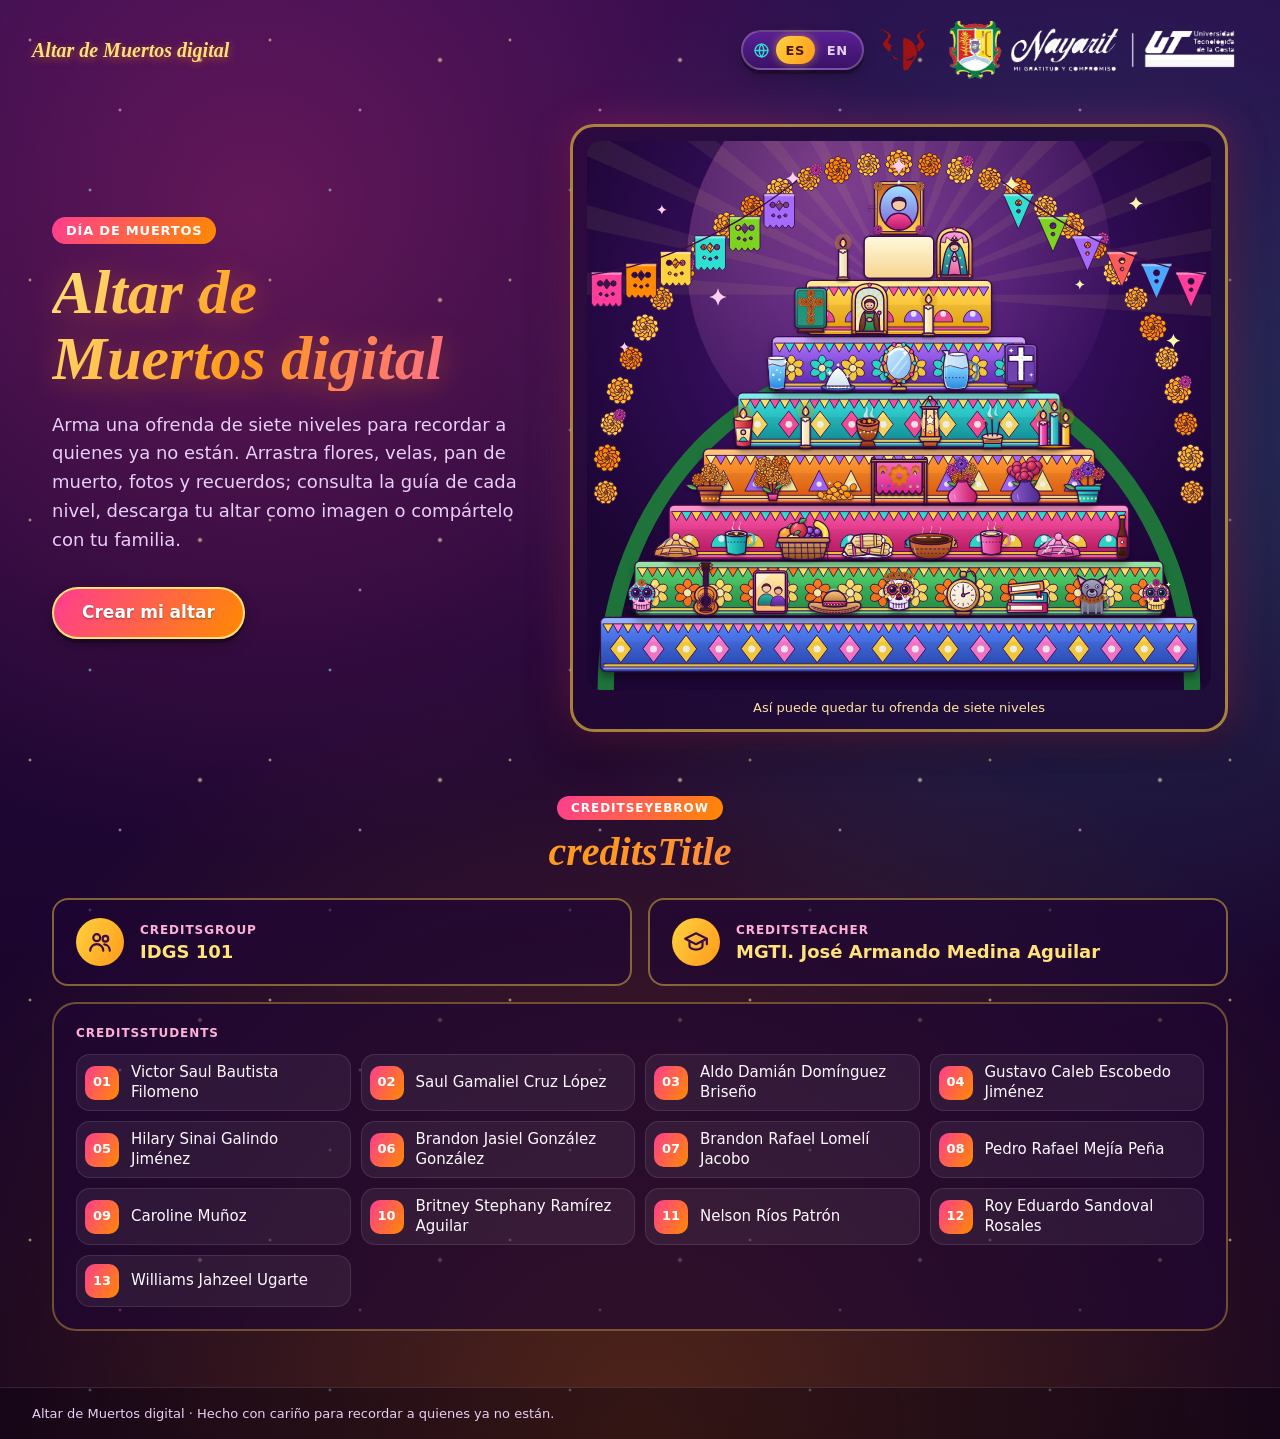
<file: index.html>
<!doctype html>
<html lang="es">
<head>
  <meta charset="utf-8">
  <meta name="viewport" content="width=device-width, initial-scale=1">
  <title>Altar de Muertos digital</title>
  <meta name="description" content="Arma y comparte tu altar de muertos en línea.">
  <link rel="icon" type="image/png" href="favicon.png">
  <link rel="stylesheet" href="css/theme.css">
  <link rel="stylesheet" href="css/styles.css">
  <link rel="stylesheet" href="css/landing.css">
</head>
<body data-title-key="pageTitleHome" data-desc-key="pageDescHome">
  <div class="landing">
    <header class="landing__header">
      <a class="brand" href="index.html" data-i18n="brandHome">Altar de Muertos digital</a>
      <div class="landing__header-actions">
        <div class="lang-switch" role="group" data-i18n-attr="aria-label:langLabel" aria-label="Idioma">
          <svg viewBox="0 0 24 24" fill="none" stroke="currentColor" stroke-width="2" stroke-linecap="round" stroke-linejoin="round" aria-hidden="true"><circle cx="12" cy="12" r="9"/><path d="M3 12h18"/><path d="M12 3a14 14 0 010 18M12 3a14 14 0 000 18"/></svg>
          <button type="button" data-lang="es" aria-pressed="true" data-i18n-attr="title:langEs" title="Español">ES</button>
          <button type="button" data-lang="en" aria-pressed="false" data-i18n-attr="title:langEn" title="English">EN</button>
        </div>
        <div class="institution-logos" aria-label="Instituciones participantes" data-i18n-attr="aria-label:logosAria">
          <img src="logo-diti.png" alt="DITI" width="180" height="80">
          <img class="logo-ut" src="logo-ut.png" alt="Universidad Tecnológica" width="1600" height="335">
        </div>
      </div>
    </header>

    <main class="hero">
      <section>
        <span class="hero__eyebrow" data-i18n="heroEyebrow">Día de Muertos</span>
        <h1 class="hero__title" data-i18n="heroTitle">Altar de Muertos digital</h1>
        <p class="hero__text" data-i18n="heroText">
          Arma una ofrenda de siete niveles para recordar a quienes ya no están.
          Arrastra flores, velas, pan de muerto, fotos y recuerdos; consulta la guía de cada nivel,
          descarga tu altar como imagen o compártelo con tu familia.
        </p>
        <div class="hero__actions">
          <a class="btn btn--primary btn--lg" href="editor.html" data-i18n="heroCta">Crear mi altar</a>
        </div>
      </section>

      <section class="preview" aria-label="Vista previa del altar" data-i18n-attr="aria-label:previewAria">
        <div class="preview__host stage-host" id="preview"></div>
        <p class="preview__caption" data-i18n="previewCaption">Así puede quedar tu ofrenda de siete niveles</p>
      </section>
    </main>

    <!-- Créditos: cambia los textos por los datos reales.
         Para agregar un estudiante, copia una línea <li>…</li>; el número se pone solo. -->
    <section class="credits" aria-labelledby="credits-title">
      <div class="credits__head">
        <span class="credits__eyebrow" data-i18n="creditsEyebrow">Hecho por</span>
        <h2 class="credits__title" id="credits-title" data-i18n="creditsTitle">Créditos</h2>
      </div>

      <div class="credits__meta">
        <div class="credits__badge">
          <span class="credits__icon" aria-hidden="true">
            <svg viewBox="0 0 24 24" fill="none" stroke="currentColor" stroke-width="2" stroke-linecap="round" stroke-linejoin="round"><circle cx="9" cy="8" r="3.2"/><path d="M3 20c0-3.3 2.7-6 6-6s6 2.7 6 6"/><circle cx="17" cy="9" r="2.6"/><path d="M16 14.2c2.9.3 5 2.6 5 5.8"/></svg>
          </span>
          <div>
            <h3 data-i18n="creditsGroup">Grupo</h3>
            <p>IDGS 101</p>
          </div>
        </div>
        <div class="credits__badge">
          <span class="credits__icon" aria-hidden="true">
            <svg viewBox="0 0 24 24" fill="none" stroke="currentColor" stroke-width="2" stroke-linecap="round" stroke-linejoin="round"><path d="M2 9l10-5 10 5-10 5z"/><path d="M6 11v5c0 1.5 2.7 3 6 3s6-1.5 6-3v-5"/><path d="M22 9v5"/></svg>
          </span>
          <div>
            <h3 data-i18n="creditsTeacher">Profesor(a)</h3>
            <p>MGTI. José Armando Medina Aguilar</p>
          </div>
        </div>
      </div>

      <div class="credits__students">
        <h3 data-i18n="creditsStudents">Estudiantes</h3>
        <ol class="credits__list">
          <li>Victor Saul Bautista Filomeno</li>
          <li>Saul Gamaliel Cruz López</li>
          <li>Aldo Damián Domínguez Briseño</li>
          <li>Gustavo Caleb Escobedo Jiménez</li>
          <li>Hilary Sinai Galindo Jiménez</li>
          <li>Brandon Jasiel González González</li>
          <li>Brandon Rafael Lomelí Jacobo</li>
          <li>Pedro Rafael Mejía Peña</li>
          <li>Caroline Muñoz</li>
          <li>Britney Stephany Ramírez Aguilar</li>
          <li>Nelson Ríos Patrón</li>
          <li>Roy Eduardo Sandoval Rosales</li>
          <li>Williams Jahzeel Ugarte</li>
        </ol>
      </div>
    </section>

    <footer class="landing__footer" data-i18n="footer">Altar de Muertos digital · Hecho con cariño para recordar a quienes ya no están.</footer>
  </div>

  <script src="js/i18n.js"></script>
  <script src="js/placeholders.js"></script>
  <script src="js/art-religion.js"></script>
  <script src="js/art-luz-flores.js"></script>
  <script src="js/art-comida.js"></script>
  <script src="js/art-recuerdos.js"></script>
  <script src="js/art-escenario.js"></script>
  <script src="js/config.js"></script>
  <script src="js/altar-core.js"></script>
  <script src="js/altar-stage.js"></script>
  <script>
    // Altar de ejemplo para la vista previa: un valor por espacio (null = vacío),
    // empezando por el piso de abajo.
    const SAMPLE = [
      ['calaveritaRosa', 'guitarra', 'fotoFamilia', 'sombrero', 'calavera', 'reloj', 'libros', 'xolo', 'calaveritaAmarilla'],
      ['panClasico', 'cafe', 'frutaCanasta', 'tamales', 'mole', 'chocolate', 'panAzucar', 'refrescoCola'],
      ['macetaCempasuchil', 'cempasuchil', 'petalos', 'papelFlores', 'ramoMixto', 'terciopelo', 'macetaMixta'],
      ['veladora', 'vela', 'copal', 'farol', 'incienso', 'velaColores'],
      ['vasoAgua', 'sal', 'espejo', 'jarraAgua', 'cruzSal'],
      ['cruzFlores', 'santo', 'vela'],
      ['vela', 'retrato', 'virgen'],
    ];
    const preview = AltarStage.create(document.getElementById('preview'));
    // Manteles de ejemplo por piso (ids de `tablecloths`, null = sin mantel).
    const SAMPLE_CLOTHS = [null, null, null, null, null, null, null];
    // Papel picado colgante de ejemplo (lugar → tipo, de `garlandSpots` y `garlands`).
    const SAMPLE_GARLANDS = { izquierda: 'clasico', derecha: 'banderines' };
    preview.render(AltarCore.deserialize({ s: SAMPLE, c: SAMPLE_CLOTHS, g: SAMPLE_GARLANDS }));
    I18N.applyStatic();
    I18N.onChange(() => preview.relabel());
  </script>
</body>
</html>
</file>
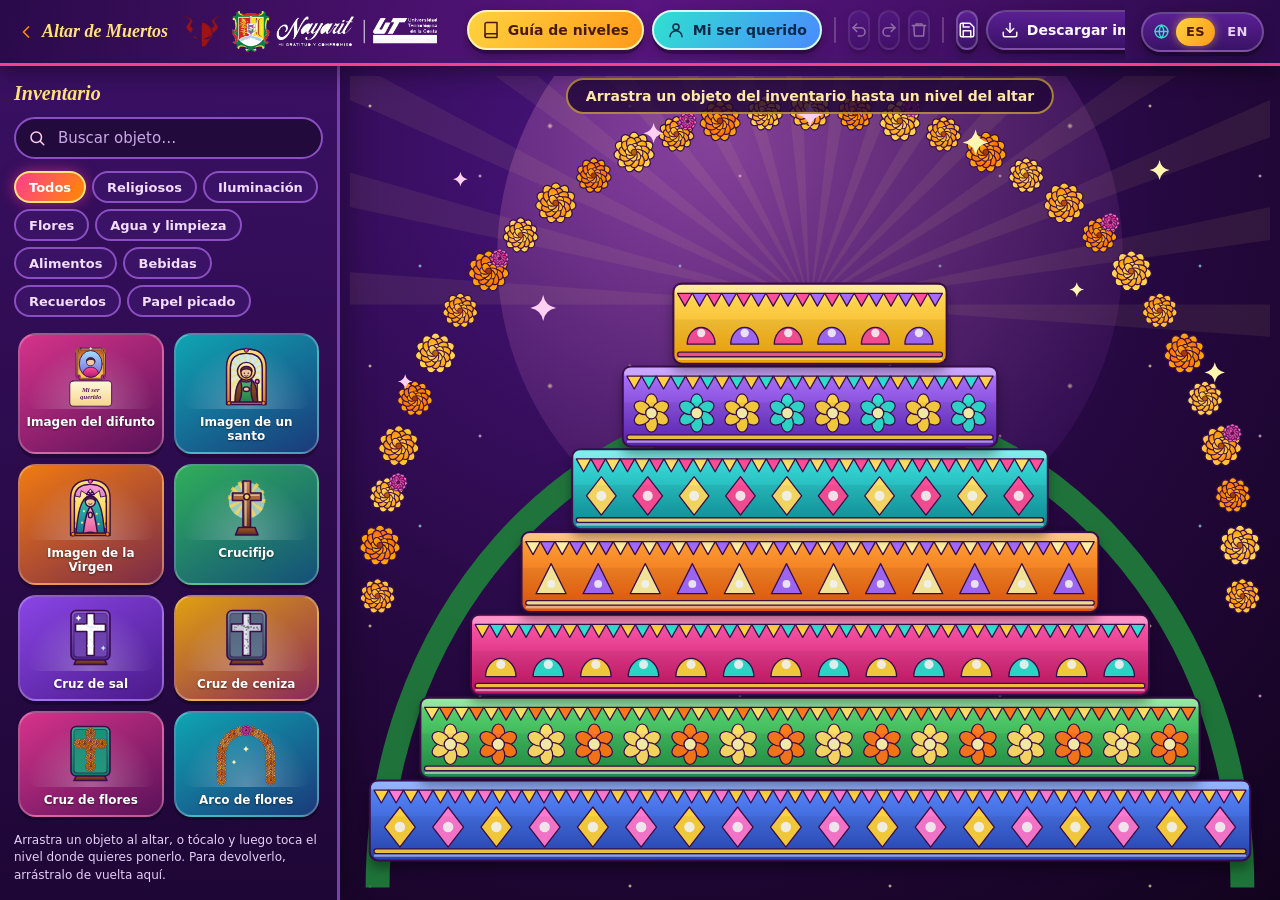
<file: editor.html>
<!doctype html>
<html lang="es">
<head>
  <meta charset="utf-8">
  <meta name="viewport" content="width=device-width, initial-scale=1, viewport-fit=cover">
  <title>Mi altar de Día de Muertos · Editor</title>
  <link rel="icon" type="image/png" href="favicon.png">
  <link rel="stylesheet" href="css/theme.css">
  <link rel="stylesheet" href="css/styles.css">
  <link rel="stylesheet" href="css/editor.css">
</head>
<body class="editor" data-title-key="pageTitleEditor">
  <header class="topbar">
    <a class="topbar__brand" href="index.html" aria-label="Volver al inicio" data-i18n-attr="aria-label:backHome">
      <svg viewBox="0 0 24 24" fill="none" stroke="currentColor" stroke-width="2" stroke-linecap="round" stroke-linejoin="round"><path d="M15 18l-6-6 6-6"/></svg>
      <span data-i18n="brand">Altar de Muertos</span>
    </a>
    <div class="institution-logos institution-logos--editor" aria-label="Instituciones participantes" data-i18n-attr="aria-label:logosAria">
      <img src="logo-diti.png" alt="DITI" width="180" height="80">
      <img class="logo-ut" src="logo-ut.png" alt="Universidad Tecnológica" width="1600" height="335">
    </div>
    <nav class="toolbar" aria-label="Acciones" data-i18n-attr="aria-label:actions">
      <button class="btn btn--guide" id="btn-guide" type="button" aria-haspopup="dialog" title="Guía de niveles" data-i18n-attr="title:guide">
        <svg viewBox="0 0 24 24" fill="none" stroke="currentColor" stroke-width="2" stroke-linecap="round" stroke-linejoin="round"><path d="M4 19.5A2.5 2.5 0 016.5 17H20"/><path d="M6.5 2H20v20H6.5A2.5 2.5 0 014 19.5v-15A2.5 2.5 0 016.5 2z"/></svg>
        <span class="btn__label" data-i18n="guide">Guía de niveles</span>
      </button>
      <button class="btn btn--loved" id="btn-loved" type="button" aria-haspopup="dialog" title="Personalizar nombre y foto del difunto" data-i18n-attr="title:lovedTitleBtn">
        <svg viewBox="0 0 24 24" fill="none" stroke="currentColor" stroke-width="2" stroke-linecap="round" stroke-linejoin="round"><circle cx="12" cy="8" r="4"/><path d="M4 21c0-4.4 3.6-8 8-8s8 3.6 8 8"/></svg>
        <span class="btn__label" data-i18n="loved">Mi ser querido</span>
      </button>
      <!--<label class="btn btn--family-photo" for="family-file" title="Elegir una fotografía familiar" aria-label="Elegir una fotografía familiar">
        <svg viewBox="0 0 24 24" fill="none" stroke="currentColor" stroke-width="2" stroke-linecap="round" stroke-linejoin="round"><rect x="3" y="3" width="18" height="18" rx="3"/><circle cx="8.5" cy="8.5" r="1.5"/><path d="m21 15-5-5L5 21"/></svg>
        <span class="btn__label">Foto familiar</span>
      </label>-->
      <input id="family-file" type="file" accept="image/*" class="sr-only">
      <span class="toolbar__sep" aria-hidden="true"></span>
      <button class="btn" id="btn-undo" type="button" aria-label="Deshacer" title="Deshacer (Ctrl+Z)" data-i18n-attr="aria-label:undo;title:undoTip">
        <svg viewBox="0 0 24 24" fill="none" stroke="currentColor" stroke-width="2" stroke-linecap="round" stroke-linejoin="round"><path d="M9 14L4 9l5-5"/><path d="M4 9h10.5a5.5 5.5 0 010 11H11"/></svg>
        <span class="btn__label" data-i18n="undo">Deshacer</span>
      </button>
      <button class="btn" id="btn-redo" type="button" aria-label="Rehacer" title="Rehacer (Ctrl+Y)" data-i18n-attr="aria-label:redo;title:redoTip">
        <svg viewBox="0 0 24 24" fill="none" stroke="currentColor" stroke-width="2" stroke-linecap="round" stroke-linejoin="round"><path d="M15 14l5-5-5-5"/><path d="M20 9H9.5a5.5 5.5 0 000 11H13"/></svg>
        <span class="btn__label" data-i18n="redo">Rehacer</span>
      </button>
      <button class="btn" id="btn-clear" type="button" aria-label="Reiniciar altar" title="Reiniciar altar" data-i18n-attr="aria-label:clearTip;title:clearTip">
        <svg viewBox="0 0 24 24" fill="none" stroke="currentColor" stroke-width="2" stroke-linecap="round" stroke-linejoin="round"><path d="M3 6h18"/><path d="M8 6V4h8v2"/><path d="M19 6l-1 14H6L5 6"/></svg>
        <span class="btn__label" data-i18n="clear">Reiniciar</span>
      </button>
      <span class="toolbar__sep" aria-hidden="true"></span>
      <button class="btn" id="btn-save" type="button" aria-label="Guardar" title="Guardar" data-i18n-attr="aria-label:save;title:save">
        <svg viewBox="0 0 24 24" fill="none" stroke="currentColor" stroke-width="2" stroke-linecap="round" stroke-linejoin="round"><path d="M19 21H5a2 2 0 01-2-2V5a2 2 0 012-2h11l5 5v11a2 2 0 01-2 2z"/><path d="M17 21v-8H7v8"/><path d="M7 3v5h8"/></svg>
        <span class="btn__label" data-i18n="save">Guardar</span>
      </button>
      <button class="btn" id="btn-download" type="button" aria-label="Descargar imagen" title="Descargar imagen" data-i18n-attr="aria-label:download;title:download">
        <svg viewBox="0 0 24 24" fill="none" stroke="currentColor" stroke-width="2" stroke-linecap="round" stroke-linejoin="round"><path d="M21 15v4a2 2 0 01-2 2H5a2 2 0 01-2-2v-4"/><path d="M7 10l5 5 5-5"/><path d="M12 15V3"/></svg>
        <span class="btn__label" data-i18n="download">Descargar imagen</span>
      </button>
      <button class="btn btn--primary" id="btn-share" type="button" aria-label="Compartir" title="Compartir" data-i18n-attr="aria-label:share;title:share" hidden>
        <svg viewBox="0 0 24 24" fill="none" stroke="currentColor" stroke-width="2" stroke-linecap="round" stroke-linejoin="round"><circle cx="18" cy="5" r="3"/><circle cx="6" cy="12" r="3"/><circle cx="18" cy="19" r="3"/><path d="M8.6 13.5l6.8 4M15.4 6.5l-6.8 4"/></svg>
        <span class="btn__label" data-i18n="share">Compartir</span>
      </button>
    </nav>
    <div class="lang-switch" role="group" data-i18n-attr="aria-label:langLabel" aria-label="Idioma">
      <svg viewBox="0 0 24 24" fill="none" stroke="currentColor" stroke-width="2" stroke-linecap="round" stroke-linejoin="round" aria-hidden="true"><circle cx="12" cy="12" r="9"/><path d="M3 12h18"/><path d="M12 3a14 14 0 010 18M12 3a14 14 0 000 18"/></svg>
      <button type="button" data-lang="es" aria-pressed="true" data-i18n-attr="title:langEs" title="Español">ES</button>
      <button type="button" data-lang="en" aria-pressed="false" data-i18n-attr="title:langEn" title="English">EN</button>
    </div>
  </header>

  <main class="workspace">
    <!-- Panel lateral (escritorio) / barra inferior deslizable (móvil) -->
    <aside class="palette" id="palette" aria-label="Inventario de objetos" data-i18n-attr="aria-label:inventoryAria">
      <button class="palette__handle" id="palette-handle" type="button" aria-label="Mostrar u ocultar el inventario" aria-expanded="true" data-i18n-attr="aria-label:handleAria"></button>
      <h2 class="palette__title" data-i18n="inventory">Inventario</h2>
      <label class="search"><span class="sr-only" data-i18n="searchLabel">Buscar objeto por nombre</span>
        <svg viewBox="0 0 24 24" fill="none" stroke="currentColor" stroke-width="2" stroke-linecap="round"><circle cx="11" cy="11" r="7"/><path d="M21 21l-4.3-4.3"/></svg>
        <input id="search" type="search" placeholder="Buscar objeto…" data-i18n-attr="placeholder:searchPlaceholder" autocomplete="off">
      </label>
      <div class="palette__cats" id="palette-cats" role="tablist" aria-label="Filtros" data-i18n-attr="aria-label:filters"></div>
      <div class="palette__items" id="palette-items" role="tabpanel"></div>
      <p class="palette__hint" id="palette-hint" data-i18n="paletteHint">Arrastra un objeto al altar, o tócalo y luego toca el nivel donde quieres ponerlo. Para devolverlo, arrástralo de vuelta aquí.</p>
    </aside>

    <section class="canvas" aria-label="Altar" data-i18n-attr="aria-label:canvasAria">
      <div class="canvas__host stage-host" id="stage-host"></div>
      <p class="canvas__empty" id="canvas-empty" data-i18n="canvasEmpty">Arrastra un objeto del inventario hasta un nivel del altar</p>
      <div class="armed" id="armed" hidden>
        <span id="armed-text"></span>
        <button class="btn btn--sm" id="armed-auto" type="button" data-i18n="armedAuto">Nivel sugerido</button>
        <button class="btn btn--sm" id="armed-cancel" type="button" data-i18n="cancel">Cancelar</button>
      </div>
      <!-- Información del nivel (contenido desde js/config.js → floors) -->
      <div class="floor-info" id="floor-info" role="dialog" aria-labelledby="floor-info-title" hidden>
        <button class="floor-info__close" id="floor-info-close" type="button" aria-label="Cerrar" data-i18n-attr="aria-label:close">×</button>
        <p class="floor-info__label" id="floor-info-label"></p>
        <h2 class="floor-info__title" id="floor-info-title"></h2>
        <p class="floor-info__text" id="floor-info-text"></p>
        <p class="floor-info__sub" data-i18n="floorWhat">Qué colocar aquí</p>
        <ul class="floor-info__list" id="floor-info-list"></ul>
      </div>
      <!-- Selector de mantel del nivel (opciones desde js/config.js → tablecloths) -->
      <div class="floor-info cloth-picker" id="cloth-picker" role="dialog" aria-labelledby="cloth-picker-title" hidden>
        <button class="floor-info__close" id="cloth-picker-close" type="button" aria-label="Cerrar" data-i18n-attr="aria-label:close">×</button>
        <p class="floor-info__label" id="cloth-picker-label"></p>
        <h2 class="floor-info__title" id="cloth-picker-title" data-i18n="cloth">Mantel</h2>
        <div class="cloth-picker__list" id="cloth-picker-list"></div>
        <button class="cloth-picker__all" id="cloth-picker-all" type="button" data-i18n="clothAll">Usar el mantel de este nivel en todos</button>
      </div>
    </section>
  </main>

  <!-- Guía de niveles -->
  <div class="drawer-wrap" id="guide-wrap" hidden>
    <div class="drawer__backdrop" id="guide-backdrop"></div>
    <aside class="drawer" id="guide" role="dialog" aria-modal="true" aria-labelledby="guide-title">
      <header class="drawer__head">
        <div>
          <h2 id="guide-title" data-i18n="guideTitle">Guía de niveles</h2>
          <p data-i18n="guideSub">Los siete niveles del altar, de arriba hacia abajo.</p>
        </div>
        <button class="icon-btn" id="guide-close" type="button" aria-label="Cerrar la guía" data-i18n-attr="aria-label:guideClose">×</button>
      </header>
           <div class="drawer__body" id="guide-body"></div>
    </aside>
  </div>

  <!-- Confirmar reinicio -->
  <div class="modal" id="confirm-modal" role="alertdialog" aria-modal="true" aria-labelledby="confirm-title" hidden>
    <div class="modal__box modal__box--small">
      <h2 id="confirm-title" data-i18n="resetTitle">¿Reiniciar el altar?</h2>
      <p data-i18n="resetText">Se quitarán todos los objetos, manteles y papel picado colgante. Podrás deshacerlo con “Deshacer”.</p>
      <div class="modal__actions">
        <button class="btn" id="confirm-no" type="button" data-i18n="cancel">Cancelar</button>
        <button class="btn btn--primary" id="confirm-yes" type="button" data-i18n="resetYes">Sí, reiniciar</button>
      </div>
    </div>
  </div>

  <!-- Mi ser querido -->
  <div class="modal" id="loved-modal" role="dialog" aria-modal="true" aria-labelledby="loved-title" hidden>
    <div class="modal__box">
      <button class="icon-btn modal__x" id="loved-close" type="button" aria-label="Cerrar" data-i18n-attr="aria-label:close">×</button>
      <h2 id="loved-title" data-i18n="lovedModalTitle">Mi ser querido</h2>
      <p data-i18n="lovedModalText">Escribe el nombre y elige una foto. Aparecerán en la imagen del difunto y en las fotografías del altar.</p>
      <label class="field"><span data-i18n="lovedName">Nombre</span>
        <input id="loved-name" type="text" maxlength="26" placeholder="Ej. Abuela Lupita" data-i18n-attr="placeholder:lovedNamePh" autocomplete="off">
      </label>
      <div class="loved__dates">
        <label class="field"><span data-i18n="lovedBirth">Fecha de nacimiento</span>
          <input id="loved-birth" type="date">
        </label>
        <label class="field"><span data-i18n="lovedDeath">Fecha de fallecimiento</span>
          <input id="loved-death" type="date">
        </label>
      </div>
      <div class="field"><span data-i18n="lovedPhoto">Fotografía</span>
        <div class="loved__photo">
          <div class="loved__preview" id="loved-preview" aria-hidden="true"></div>
          <div class="loved__btns">
            <label class="btn" for="loved-file" data-i18n="lovedChoose">Elegir foto</label>
            <input id="loved-file" type="file" accept="image/*" class="sr-only">
            <button class="btn" id="loved-remove" type="button" data-i18n="lovedRemove">Quitar foto</button>
          </div>
        </div>
        <small data-i18n="lovedNote">La foto se queda solo en tu navegador.</small>
      </div>
      <div class="modal__actions">
        <button class="btn" id="loved-cancel" type="button" data-i18n="cancel">Cancelar</button>
        <button class="btn btn--primary" id="loved-save" type="button" data-i18n="lovedSave">Guardar</button>
      </div>
    </div>
  </div>

  <div class="toast" id="toast" role="alert" aria-live="assertive" aria-atomic="true">
    <span class="toast__message" id="toast-message"></span>
    <button class="toast__close" id="toast-close" type="button" aria-label="Cerrar aviso" data-i18n-attr="aria-label:toastClose">×</button>
  </div>

  <script src="js/i18n.js"></script>
  <script src="js/placeholders.js"></script>
  <script src="js/art-religion.js"></script>
  <script src="js/art-luz-flores.js"></script>
  <script src="js/art-comida.js"></script>
  <script src="js/art-recuerdos.js"></script>
  <script src="js/art-escenario.js"></script>
  <script src="js/config.js"></script>
  <script src="js/logos.js"></script>
  <script src="js/altar-core.js"></script>
  <script src="js/altar-stage.js"></script>
  <script src="js/tooltip.js"></script>
  <script src="js/editor.js"></script>
</body>
</html>
</file>
<file: css/theme.css>
/* Paleta festiva del Día de Muertos. Cambia los colores aquí. */
:root {
  --color-bg: #1a0630;
  --color-surface: #2b0d4a;
  --color-surface-alt: #3d1566;
  --color-text: #fff8ff;
  --color-text-muted: #e6cff5;
  --color-border: #7a3fb0;
  --color-accent: #ff3d8f;      /* rosa mexicano */
  --color-accent-hover: #ff62a5;
  --color-orange: #ff8a00;
  --color-yellow: #ffd23f;
  --color-turquoise: #2fe0d0;
  --color-green: #5fdc72;
  --color-violet: #a56bff;
  --color-accent-strong: #ffd23f;
  --color-accent-text: #ffffff;
  --color-floor-target: rgba(255, 210, 63, .38);
  --color-floor-blocked: rgba(255, 60, 60, .45);
  --color-slot: #fff3b0;
  --color-slot-target: rgba(255, 210, 63, .45);
  --color-floor-lit-glow: rgba(255, 226, 122, .85);
  --grad-primary: linear-gradient(120deg, #ff3d8f, #ff8a00);
  --grad-gold: linear-gradient(120deg, #ffd23f, #ff9a1a);
  --grad-cool: linear-gradient(120deg, #2fe0d0, #4a8bff);
  --font-sans: "Poppins", "Trebuchet MS", "Segoe UI", system-ui, sans-serif;
  --font-display: "Georgia", "Palatino Linotype", serif;
  --radius-sm: 10px;
  --radius-md: 16px;
  --radius-lg: 24px;
  --shadow-sm: 0 3px 10px rgba(0, 0, 0, .3);
  --shadow-md: 0 14px 38px rgba(0, 0, 0, .5);
}
</file>
<file: css/styles.css>
/* =========================================================================
 * ESTILOS GENERALES (colores desde css/theme.css)
 * ========================================================================= */
*, *::before, *::after { box-sizing: border-box; }
html, body { margin: 0; height: 100%; }
body {
  font-family: var(--font-sans);
  color: var(--color-text);
  background: var(--color-bg);
  -webkit-font-smoothing: antialiased;
}
h1, h2, h3, h4, p { margin: 0; }
.sr-only { position: absolute; width: 1px; height: 1px; overflow: hidden; clip: rect(0 0 0 0); white-space: nowrap; }

/* ---------- Botones ---------- */
.btn {
  display: inline-flex; align-items: center; justify-content: center; gap: 8px;
  height: 40px; padding: 0 16px;
  border: 2px solid rgba(255, 255, 255, .22);
  border-radius: 999px;
  background: linear-gradient(180deg, #5a1f94, #3a1266);
  color: var(--color-text);
  font: 600 14px/1 var(--font-sans);
  text-decoration: none; cursor: pointer; white-space: nowrap;
  box-shadow: 0 4px 0 rgba(0, 0, 0, .28), 0 6px 14px rgba(0, 0, 0, .25);
  transition: transform .15s, box-shadow .15s, filter .15s, border-color .15s;
}
.btn:hover { transform: translateY(-2px); filter: brightness(1.15); border-color: var(--color-yellow); }
.btn:active { transform: translateY(1px); box-shadow: 0 1px 0 rgba(0, 0, 0, .3); }
.btn:focus-visible, .cat:focus-visible, .tile:focus-visible, .chip:focus-visible, .icon-btn:focus-visible { outline: 3px solid var(--color-yellow); outline-offset: 2px; }
.btn:disabled { opacity: .4; cursor: default; transform: none; filter: none; }
.btn svg { width: 18px; height: 18px; flex: none; }
.btn--primary { background: var(--grad-primary); border-color: #ffe27a; color: #fff; text-shadow: 0 1px 2px rgba(0,0,0,.35); }
.btn--guide { background: var(--grad-gold); color: #4a1a00; border-color: #fff3b0; text-shadow: none; }
.btn--loved { background: var(--grad-cool); color: #062a4a; border-color: #d6fbf6; }
.btn--lg { height: 52px; padding: 0 28px; font-size: 17px; }
.btn--sm { height: 32px; padding: 0 12px; font-size: 13px; }

/* ---------- Lienzo (landing y editor) ---------- */
.stage-host { position: relative; overflow: hidden; }
.stage { position: absolute; transform-origin: 0 0; user-select: none; -webkit-user-select: none; }
.stage__back { position: absolute; inset: 0; pointer-events: none; }
.stage__back > svg { width: 100%; height: 100%; display: block; }

.floor {
  position: absolute;
  border-radius: 10px;
  filter: drop-shadow(0 8px 6px rgba(0, 0, 0, .35));
  transition: filter .2s, transform .2s;
}
.floor__art, .floor__art > svg { position: absolute; inset: 0; width: 100%; height: 100%; display: block; }
.floor::after {          /* capa de estado: destino, bloqueado, iluminado */
  content: ""; position: absolute; inset: 0; border-radius: 10px; pointer-events: none;
  transition: background-color .15s, box-shadow .15s;
}
.floor__tag {
  position: absolute; right: 12px; bottom: 6px; z-index: 2;
  padding: 2px 10px; border-radius: 999px;
  background: #3a0d4a; color: var(--color-yellow);
  font-size: 12px; font-weight: 700; opacity: 0; transition: opacity .15s;
}
.editor .floor.is-full .floor__tag { opacity: 1; }
.floor.is-target::after { background: var(--color-floor-target); box-shadow: inset 0 0 0 3px var(--color-yellow); }
.floor.is-blocked::after { background: var(--color-floor-blocked); box-shadow: inset 0 0 0 3px #ff5a5a; }
.editor .floor { cursor: pointer; }
.floor.is-hover::after { box-shadow: 0 0 0 3px var(--color-floor-lit-glow), 0 0 22px 4px var(--color-floor-lit-glow); }
.floor.is-lit { animation: lit-pulse 1.2s ease-in-out infinite alternate; }
.floor.is-lit::after { box-shadow: 0 0 0 4px #fff, 0 0 34px 10px var(--color-floor-lit-glow); background: rgba(255, 255, 255, .18); }
@keyframes lit-pulse { to { filter: drop-shadow(0 8px 6px rgba(0,0,0,.35)) brightness(1.25); } }

.floor__cloth { position: absolute; inset: 0; border-radius: 10px; overflow: hidden; pointer-events: none; z-index: 1; }
.floor__cloth > svg, .floor__cloth > img { display: block; width: 100%; height: 100%; }
.floor__cloth > img { object-fit: fill; }

.floor__btn {
  position: absolute; top: 50%; z-index: 3;
  width: 32px; height: 32px; padding: 0;
  border: 2px solid #fff3b0; border-radius: 50%;
  background: var(--grad-primary); color: #fff;
  display: flex; align-items: center; justify-content: center;
  cursor: pointer; opacity: 0; pointer-events: none;
  transition: opacity .15s, transform .15s;
}
.floor__btn svg { width: 16px; height: 16px; }
.floor__btn--cloth { right: calc(100% + 6px); transform-origin: 100% 50%; transform: translateY(-50%) scale(var(--inv-scale, 1)) translateX(-4px); }
.floor.is-hover .floor__btn, .floor.is-lit .floor__btn, .floor__btn:focus-visible {
  opacity: 1; pointer-events: auto; transform: translateY(-50%) scale(var(--inv-scale, 1));
}
body.is-dragging .floor__btn { display: none; }

/* Espacios: visibles al arrastrar, al pasar por el nivel o con un objeto en mano */
.slot {
  position: absolute; border: 2px dashed var(--color-slot); border-radius: 10px;
  background: rgba(255, 255, 255, .08);
  opacity: 0; pointer-events: none;
  transition: opacity .15s, background-color .15s, border-color .15s;
}
.slot.is-visible { opacity: 1; }
body.is-dragging .slot, body.is-armed .slot { opacity: .85; }
.slot.is-target, body.is-dragging .slot.is-target {
  opacity: 1; background: var(--color-slot-target); border-color: var(--color-yellow); border-style: solid;
  box-shadow: 0 0 14px var(--color-yellow);
}

.garland { position: absolute; pointer-events: none; }
.garland.has-garland { pointer-events: auto; }
.garland__art, .garland__art > svg { display: block; width: 100%; height: 100%; }

.item { position: absolute; transition: left .25s ease, top .25s ease, opacity .2s, transform .2s; animation: place .45s cubic-bezier(.3, 1.7, .5, 1); }
.item.is-entering { opacity: 0; }
.item__art, .ghost__art { width: 100%; height: 100%; }
.item__art { transition: transform .2s, filter .2s; transform-origin: 50% 100%; }
.item__art > svg, .item__art > img, .ghost__art > svg, .ghost__art > img {
  display: block; width: 100%; height: 100%; object-fit: contain; object-position: bottom;
}
.item__art > svg { filter: drop-shadow(0 3px 2px rgba(0, 0, 0, .35)); }
@keyframes place {
  0% { transform: translateY(-26px) scale(.5); opacity: 0; }
  100% { transform: none; opacity: 1; }
}

/* ---------- Aviso ---------- */
.toast {
  position: fixed; right: 22px; top: 84px; transform: translateX(16px);
  display: flex; align-items: flex-start; gap: 14px;
  padding: 14px 14px 14px 18px; border-radius: 14px;
  background: linear-gradient(135deg, #fff6d8, #ffe7a1); color: #4a1a00;
  font-weight: 650; font-size: 14px; line-height: 1.45;
  border: 2px solid #fff; box-shadow: 0 10px 30px rgba(28, 4, 40, .35), 0 0 0 1px rgba(255, 210, 63, .45);
  opacity: 0; pointer-events: none; transition: opacity .2s, transform .2s;
  z-index: 100; width: min(360px, calc(100% - 32px)); box-sizing: border-box;
}
.toast__message { flex: 1; }
.toast__close {
  flex: 0 0 28px; width: 28px; height: 28px; margin: -5px -5px 0 0;
  border: 0; border-radius: 50%; background: rgba(74, 26, 0, .1); color: #4a1a00;
  font: 700 20px/1 var(--font-sans); cursor: pointer;
}
.toast__close:hover, .toast__close:focus-visible { background: rgba(74, 26, 0, .2); outline: 2px solid #9a4f00; }
.toast.is-visible { opacity: 1; transform: translateX(0); pointer-events: auto; }

@media (max-width: 520px) {
  .toast { right: 12px; top: 72px; width: calc(100% - 24px); }
}

@media (prefers-reduced-motion: reduce) {
  .item, .floor, .toast, .btn, .item__art { transition: none; animation: none; }
  .floor.is-lit { animation: none; }
}

/* ---------- Selector de idioma (ES / EN) ---------- */
.lang-switch {
  flex: none; display: inline-flex; align-items: center; gap: 2px; height: 40px; padding: 3px 4px 3px 10px;
  border: 2px solid rgba(255, 255, 255, .22); border-radius: 999px;
  background: linear-gradient(180deg, #5a1f94, #3a1266); color: var(--color-text);
  box-shadow: 0 4px 0 rgba(0, 0, 0, .28), 0 6px 14px rgba(0, 0, 0, .25);
}
.lang-switch svg { width: 17px; height: 17px; margin-right: 4px; color: var(--color-turquoise); flex: none; }
.lang-switch button {
  height: 28px; min-width: 38px; padding: 0 10px; border: 0; border-radius: 999px; cursor: pointer;
  background: transparent; color: #e6cff5; font: 700 13px/1 var(--font-sans); letter-spacing: .04em;
  transition: background .15s, color .15s, transform .15s;
}
.lang-switch button:hover { color: #fff; background: rgba(255, 255, 255, .14); }
.lang-switch button.is-on { background: var(--grad-gold); color: #4a1a00; box-shadow: 0 0 10px rgba(255, 210, 63, .5); }
.lang-switch button:focus-visible { outline: 3px solid var(--color-yellow); outline-offset: 1px; }
@media (max-width: 767px) {
  .lang-switch { height: 42px; padding-left: 8px; }
  .lang-switch svg { display: none; }
  .lang-switch button { min-width: 32px; padding: 0 8px; }
}
</file>
<file: css/landing.css>
/* ---------- Página de inicio ---------- */
.landing {
  min-height: 100%; display: flex; flex-direction: column;
  background:
    radial-gradient(circle at 20% 15%, rgba(255, 61, 143, .28), transparent 40%),
    radial-gradient(circle at 85% 30%, rgba(47, 224, 208, .2), transparent 40%),
    radial-gradient(circle at 50% 100%, rgba(255, 138, 0, .25), transparent 50%),
    linear-gradient(180deg, #2a0a4a, #14031f);
  position: relative; overflow-x: hidden;
}
.landing::before {
  content: ""; position: absolute; inset: 0; pointer-events: none; opacity: .8;
  background-image:
    radial-gradient(2px 2px at 30px 40px, #fff6b0, transparent),
    radial-gradient(2px 2px at 120px 110px, #ffd0f2, transparent),
    radial-gradient(3px 3px at 200px 60px, #fff6b0, transparent),
    radial-gradient(2px 2px at 90px 190px, #9ff5ee, transparent);
  background-size: 240px 240px; animation: drift 40s linear infinite;
}
@keyframes drift { to { background-position: 240px 480px; } }
.landing > * { position: relative; }
.landing__header { display: flex; align-items: center; justify-content: space-between; padding: 18px 32px; }
.landing__header-actions { display: flex; align-items: center; gap: 16px; margin-left: auto; }
.brand { font: 700 20px var(--font-display); font-style: italic; color: #ffe27a; text-decoration: none; text-shadow: 0 2px 8px rgba(255, 138, 0, .5); }
.institution-logos { display: flex; align-items: center; justify-content: flex-end; gap: 16px; }
.institution-logos img { display: block; width: auto; height: 48px; max-width: min(40vw, 240px); object-fit: contain; }
.institution-logos .logo-ut { height: 64px; max-width: min(45vw, 320px); }
.hero {
  flex: 1; display: grid; grid-template-columns: minmax(0, 5fr) minmax(0, 7fr); align-items: center; gap: 48px;
  max-width: 1240px; width: 100%; margin: 0 auto; padding: 24px 32px 56px;
}
.hero__eyebrow {
  display: inline-block; margin-bottom: 16px; padding: 6px 14px; border-radius: 999px;
  background: var(--grad-primary); color: #fff; font-size: 13px; font-weight: 700; letter-spacing: .06em; text-transform: uppercase;
}
.hero__title {
  font: 800 clamp(36px, 5.4vw, 62px)/1.05 var(--font-display); font-style: italic; text-wrap: balance;
  background: linear-gradient(120deg, #ffe27a, #ff9a1a 45%, #ff5fb0); -webkit-background-clip: text; background-clip: text; color: transparent;
  filter: drop-shadow(0 4px 14px rgba(255, 138, 0, .35));
}
.hero__text { margin-top: 20px; max-width: 46ch; font-size: 18px; line-height: 1.6; color: var(--color-text-muted); }
.hero__actions { margin-top: 32px; display: flex; gap: 12px; flex-wrap: wrap; }
.preview {
  background: rgba(30, 6, 52, .6); border: 3px solid rgba(255, 210, 63, .6);
  border-radius: var(--radius-lg); padding: 14px; box-shadow: 0 0 40px rgba(255, 61, 143, .3), var(--shadow-md);
}
.preview__host { width: 100%; aspect-ratio: var(--stage-ratio, 1000 / 880); border-radius: 14px;
  background: radial-gradient(circle at 50% 30%, #4a1480, #1c0634 75%); }
.preview__caption { margin-top: 10px; font-size: 13px; color: #ffe2a1; text-align: center; }
/* ---------- Créditos ---------- */
.credits { max-width: 1240px; width: 100%; margin: 0 auto; padding: 8px 32px 56px; }
.credits__head { text-align: center; margin-bottom: 24px; }
.credits__eyebrow {
  display: inline-block; margin-bottom: 10px; padding: 5px 14px; border-radius: 999px;
  background: var(--grad-primary); color: #fff; font-size: 12px; font-weight: 700; letter-spacing: .08em; text-transform: uppercase;
}
.credits__title {
  font: 800 clamp(28px, 3.6vw, 40px)/1.1 var(--font-display); font-style: italic;
  background: linear-gradient(120deg, #ffe27a, #ff9a1a 45%, #ff5fb0); -webkit-background-clip: text; background-clip: text; color: transparent;
}
.credits h3 { margin-bottom: 4px; font-size: 12px; font-weight: 700; letter-spacing: .08em; text-transform: uppercase; color: #ffb0d8; }
.credits__meta { display: grid; grid-template-columns: repeat(auto-fit, minmax(260px, 1fr)); gap: 16px; margin-bottom: 16px; }
.credits__badge {
  display: flex; align-items: center; gap: 16px; padding: 18px 22px; border-radius: var(--radius-md);
  background: rgba(30, 6, 52, .6); border: 2px solid rgba(255, 210, 63, .45);
}
.credits__badge p { font-size: 18px; font-weight: 700; color: #ffe27a; overflow-wrap: anywhere; }
.credits__icon {
  flex: none; display: grid; place-items: center; width: 48px; height: 48px; border-radius: 50%;
  background: var(--grad-gold); color: #3a0d4a;
}
.credits__icon svg { width: 26px; height: 26px; }
.credits__students {
  padding: 22px; border-radius: var(--radius-lg);
  background: rgba(30, 6, 52, .6); border: 2px solid rgba(255, 210, 63, .35);
}
.credits__students > h3 { margin-bottom: 14px; }
/* Cuadrícula que se acomoda sola al ancho; el número sale de un contador CSS. */
.credits__list {
  list-style: none; margin: 0; padding: 0; counter-reset: alumno;
  display: grid; grid-template-columns: repeat(auto-fill, minmax(250px, 1fr)); gap: 10px;
}
.credits__list li {
  counter-increment: alumno; display: flex; align-items: center; gap: 12px; min-height: 52px;
  padding: 8px 14px 8px 8px; border-radius: 14px; background: rgba(255, 255, 255, .06);
  border: 1px solid rgba(255, 255, 255, .1); font-size: 15px; line-height: 1.3; color: var(--color-text);
  transition: background .2s, border-color .2s, transform .2s;
}
.credits__list li:hover { background: rgba(255, 61, 143, .16); border-color: rgba(255, 210, 63, .5); transform: translateY(-2px); }
.credits__list li::before {
  content: counter(alumno, decimal-leading-zero); flex: none; display: grid; place-items: center;
  width: 34px; height: 34px; border-radius: 10px; background: var(--grad-primary);
  color: #fff; font-size: 13px; font-weight: 800;
}
.credits__list li:empty { display: none; }
@media (prefers-reduced-motion: reduce) {
  .credits__list li { transition: none; }
  .credits__list li:hover { transform: none; }
}
.landing__footer { padding: 18px 32px; font-size: 13px; color: var(--color-text-muted); border-top: 1px solid rgba(255, 255, 255, .12); background: rgba(10, 1, 15, .4); }
.landing .btn { background: linear-gradient(180deg, #5a1f94, #3a1266); }
.landing .btn--primary { background: var(--grad-primary); }
@media (max-width: 900px) {
  .landing__header, .landing__footer { padding-left: 16px; padding-right: 16px; }
  .institution-logos { gap: 10px; }
  .institution-logos img { height: 40px; max-width: 40vw; }
  .institution-logos .logo-ut { height: 50px; max-width: 45vw; }
  .hero { grid-template-columns: 1fr; gap: 28px; padding: 12px 16px 40px; }
  .hero__text { font-size: 16px; }
  .credits { padding: 0 16px 40px; }
}
@media (max-width: 560px) {
  .credits__students { padding: 16px; }
  .credits__list { grid-template-columns: 1fr; }
}
@media (max-width: 560px) {
  .landing__header { flex-wrap: wrap; gap: 12px; }
  .landing__header-actions { width: 100%; justify-content: flex-end; }
}
</file>
<file: css/editor.css>
/* ---------- Página del editor ---------- */
.editor {
  display: flex; flex-direction: column; height: 100%; overflow: hidden;
  background: radial-gradient(circle at 50% 18%, #4a1480 0%, #25083f 55%, #12031d 100%);
}

/* Barra superior */
#btn-share[hidden] { display: none; }

.topbar {
  flex: none; display: flex; align-items: center; gap: 16px; height: 66px; padding: 0 16px;
  background: linear-gradient(100deg, #2a0a4a, #5a1580, #2a0a4a);
  border-bottom: 3px solid var(--color-accent);
  box-shadow: 0 6px 22px rgba(0, 0, 0, .4); position: relative; z-index: 5;
}
.topbar__brand { display: inline-flex; align-items: center; gap: 6px; color: #ffe27a; text-decoration: none; font: 700 18px var(--font-display); font-style: italic; white-space: nowrap; }
.topbar__brand svg { width: 20px; height: 20px; color: var(--color-orange); }
.institution-logos--editor { display: flex; align-items: center; flex: none; gap: 8px; }
.institution-logos--editor img { display: block; width: auto; height: 36px; max-width: 180px; object-fit: contain; }
.institution-logos--editor .logo-ut { height: 46px; max-width: 230px; }
.toolbar { margin-left: auto; display: flex; align-items: center; gap: 8px; min-width: 0; overflow-x: auto; padding: 6px 4px 10px; scrollbar-width: none; }
.toolbar::-webkit-scrollbar { display: none; }
.toolbar__sep { width: 2px; height: 26px; background: rgba(255, 255, 255, .2); margin: 0 4px; flex: none; border-radius: 1px; }

/* Área de trabajo */
.workspace { flex: 1; min-height: 0; display: grid; grid-template-columns: 340px minmax(0, 1fr); }

/* Inventario */
.palette {
  display: flex; flex-direction: column; min-width: 0; min-height: 0; gap: 12px; padding: 16px 14px;
  background: linear-gradient(180deg, rgba(58, 16, 100, .97), rgba(30, 6, 54, .98));
  border-right: 3px solid #7a3fb0; box-shadow: 8px 0 26px rgba(0, 0, 0, .3);
  transition: box-shadow .2s, background .2s;
}
.palette.is-drop { box-shadow: inset 0 0 0 4px var(--color-yellow), 0 0 30px var(--color-yellow); background: linear-gradient(180deg, #6a2a9a, #3a1068); }
.palette__handle { display: none; }
.palette__title { font: 700 20px var(--font-display); font-style: italic; color: #ffe27a; }
.search { position: relative; display: block; }
.search svg { position: absolute; left: 14px; top: 50%; width: 18px; height: 18px; transform: translateY(-50%); color: #ffd0f2; pointer-events: none; }
.search input {
  width: 100%; height: 42px; padding: 0 14px 0 42px; border-radius: 999px;
  border: 2px solid #8a4fc0; background: #220a3c; color: #fff; font: 500 15px var(--font-sans);
}
.search input::placeholder { color: #c9a8e6; }
.search input:focus { outline: none; border-color: var(--color-yellow); box-shadow: 0 0 0 3px rgba(255, 210, 63, .3); }

.palette__cats { display: flex; flex-wrap: wrap; gap: 6px; }
.cat {
  height: 32px; padding: 0 13px; border-radius: 999px; cursor: pointer;
  border: 2px solid #8a4fc0; background: #3a1266; color: #f3dcff; font: 600 13px var(--font-sans);
  transition: transform .15s, background .15s, border-color .15s;
}
.cat:hover { transform: translateY(-2px); border-color: #ff8ac0; background: #561d8a; }
.cat[aria-selected="true"] { background: var(--grad-primary); border-color: #ffe27a; color: #fff; box-shadow: 0 0 14px rgba(255, 61, 143, .55); }

.palette__items {
  flex: 1; min-height: 0; overflow-y: auto; padding: 4px 4px 12px;
  display: grid; grid-template-columns: repeat(auto-fill, minmax(96px, 1fr)); gap: 10px; align-content: start;
  touch-action: pan-y; scrollbar-color: #ff3d8f #25083f; scrollbar-width: thin;
}
.palette__empty { grid-column: 1 / -1; padding: 24px 8px; text-align: center; color: var(--color-text-muted); }
.palette__hint { font-size: 12px; line-height: 1.45; color: #e6cff5; }

.tile {
  position: relative; display: flex; flex-direction: column; align-items: center; justify-content: flex-start; gap: 6px;
  padding: 10px 6px 8px; border: 2px solid rgba(255, 255, 255, .25); border-radius: 18px; cursor: grab;
  color: #fff; font: 600 12px/1.2 var(--font-sans); text-align: center; touch-action: pan-y;
  box-shadow: 0 4px 0 rgba(0, 0, 0, .25);
  transition: transform .18s, border-color .18s, box-shadow .18s;
  --c1: #7a2bd6; --c2: #3a1266;   /* colores de la ficha (los usa también el globo de ayuda) */
  background: linear-gradient(150deg, var(--c1), var(--c2));
}
.tile:nth-child(6n + 1) { --c1: #d6338a; --c2: #5a1259; }
.tile:nth-child(6n + 2) { --c1: #0fa5b3; --c2: #1a3a7a; }
.tile:nth-child(6n + 3) { --c1: #f07a12; --c2: #7a2a4a; }
.tile:nth-child(6n + 4) { --c1: #2fae5a; --c2: #14507a; }
.tile:nth-child(6n + 5) { --c1: #8a45e6; --c2: #4a1a8a; }
.tile:nth-child(6n) { --c1: #e0a010; --c2: #8a2a5a; }
.tile:hover { transform: translateY(-4px) scale(1.04); border-color: var(--color-yellow); box-shadow: 0 8px 0 rgba(0,0,0,.2), 0 0 18px rgba(255, 210, 63, .5); }
.tile:active { cursor: grabbing; transform: scale(.97); }
.tile.is-armed { border-color: #fff; box-shadow: 0 0 0 3px var(--color-yellow), 0 0 22px var(--color-yellow); animation: armed-pulse 1s ease-in-out infinite alternate; }
@keyframes armed-pulse { to { transform: translateY(-3px) scale(1.05); } }
.tile.is-maxed { opacity: .45; cursor: not-allowed; }
.tile__art {
  width: 100%; height: 64px; pointer-events: none; display: flex; align-items: flex-end; justify-content: center;
  background: radial-gradient(ellipse at 50% 100%, rgba(255, 255, 255, .28), transparent 70%); border-radius: 12px; padding: 2px;
}
.tile__art svg, .tile__art img { max-width: 100%; max-height: 100%; width: auto; height: 100%; display: block; object-fit: contain; }
.tile--garland .tile__art svg { width: 100%; }
.tile__name { pointer-events: none; text-shadow: 0 1px 2px rgba(0, 0, 0, .5); }

/* Lienzo */
.canvas { position: relative; min-width: 0; min-height: 0; overflow: hidden; }
.canvas::before {
  content: ""; position: absolute; inset: 0; pointer-events: none;
  background-image:
    radial-gradient(2px 2px at 30px 40px, #fff6b0, transparent),
    radial-gradient(2px 2px at 140px 110px, #ffd0f2, transparent),
    radial-gradient(3px 3px at 210px 60px, #fff6b0, transparent),
    radial-gradient(2px 2px at 80px 200px, #9ff5ee, transparent);
  background-size: 260px 260px; animation: drift 45s linear infinite;
}
@keyframes drift { to { background-position: 260px 520px; } }
.canvas__host { position: absolute; inset: 10px; }
.canvas__empty {
  position: absolute; left: 50%; top: 12px; transform: translateX(-50%); z-index: 3;
  padding: 8px 18px; border-radius: 999px; background: rgba(30, 6, 54, .8); border: 2px solid rgba(255, 210, 63, .6);
  color: #ffe9a8; font-size: 14px; font-weight: 600; pointer-events: none; text-align: center; white-space: nowrap;
}
.canvas__empty[hidden], .armed[hidden] { display: none; }
.armed {
  position: absolute; left: 50%; bottom: 12px; transform: translateX(-50%); z-index: 6;
  display: flex; align-items: center; gap: 8px; flex-wrap: wrap; justify-content: center;
  padding: 10px 14px; border-radius: 22px; max-width: calc(100% - 24px);
  background: var(--grad-gold); color: #4a1a00; font-weight: 700; font-size: 14px; border: 2px solid #fff; box-shadow: var(--shadow-md);
}
.armed .btn { height: 32px; }

/* Objetos en el altar */
.editor .item { cursor: grab; touch-action: none; }
.editor .item:hover .item__art { transform: scale(1.1) translateY(-3px); filter: brightness(1.08); }
.editor .item.is-dragging { opacity: .25; }
.editor .item.is-selected .item__art { transform: scale(1.1); filter: drop-shadow(0 0 8px #ffe27a); }
.item__delete {
  position: absolute; top: -8px; right: -8px; z-index: 4; width: 26px; height: 26px; padding: 0;
  border: 2px solid #fff; border-radius: 50%; background: #e8262b; color: #fff; font: 700 17px/1 var(--font-sans);
  cursor: pointer; display: flex; align-items: center; justify-content: center;
  opacity: 0; transform: scale(.6); pointer-events: none; transition: opacity .15s, transform .15s;
}
@media (hover: hover) { .editor .item:hover .item__delete, .editor .garland.has-garland:hover .item__delete { opacity: 1; transform: scale(1); pointer-events: auto; } }
.editor .item.is-selected .item__delete, .editor .garland.is-selected .item__delete { opacity: 1; transform: scale(1); pointer-events: auto; }
body.is-dragging .item__delete { display: none; }
.garland__delete { top: 0; right: 0; }
body.is-dragging-garland .garland { outline: 2px dashed var(--color-slot); outline-offset: -2px; border-radius: 10px; }
body.is-dragging-garland .garland.is-target { outline: 3px solid var(--color-yellow); background: var(--color-slot-target); }

.ghost { position: fixed; left: 0; top: 0; z-index: 90; pointer-events: none; filter: drop-shadow(0 12px 10px rgba(0, 0, 0, .45)); transform-origin: 50% 100%; }
body.is-dragging, body.is-dragging * { cursor: grabbing !important; }

/* Información de un nivel y selector de manteles */
.floor-info {
  position: absolute; z-index: 8; width: 280px; padding: 16px 18px 18px;
  background: linear-gradient(160deg, #4a1480, #2a0a4a); border: 3px solid var(--color-yellow);
  border-radius: 20px; box-shadow: var(--shadow-md); font-size: 14px; line-height: 1.5; color: var(--color-text);
}
.floor-info[hidden] { display: none; }
.floor-info__close, .icon-btn {
  width: 34px; height: 34px; border: 2px solid rgba(255, 255, 255, .5); border-radius: 50%;
  background: #e8262b; color: #fff; font: 700 20px/1 var(--font-sans); cursor: pointer;
  display: flex; align-items: center; justify-content: center; transition: transform .15s;
}
.floor-info__close:hover, .icon-btn:hover { transform: rotate(90deg) scale(1.08); }
.floor-info__close { position: absolute; top: 8px; right: 8px; }
.floor-info__label { font-size: 12px; font-weight: 700; color: var(--color-turquoise); text-transform: uppercase; letter-spacing: .08em; }
.floor-info__title { font: 700 20px var(--font-display); font-style: italic; color: #ffe27a; margin: 2px 30px 6px 0; }
.floor-info__sub { margin-top: 10px; font-size: 13px; font-weight: 700; color: #ffd0f2; }
.floor-info__list { margin: 4px 0 0; padding-left: 20px; }
.cloth-picker__list { display: grid; grid-template-columns: repeat(2, 1fr); gap: 8px; margin-top: 8px; }
.cloth-option {
  display: flex; flex-direction: column; gap: 6px; padding: 8px; border: 2px solid rgba(255, 255, 255, .3);
  border-radius: 14px; background: rgba(255, 255, 255, .08); color: var(--color-text); font: 600 12px var(--font-sans); cursor: pointer;
  transition: transform .15s, border-color .15s;
}
.cloth-option:hover { transform: translateY(-2px); border-color: var(--color-yellow); }
.cloth-option[aria-pressed="true"] { border-color: var(--color-yellow); background: rgba(255, 210, 63, .22); }
.cloth-option__preview { height: 26px; border-radius: 6px; overflow: hidden; background: rgba(255,255,255,.1); }
.cloth-option__preview svg { display: block; width: 100%; height: 100%; }
.cloth-picker__all { margin-top: 12px; padding: 0; border: 0; background: none; color: #ffd0f2; font: 600 13px var(--font-sans); text-decoration: underline; cursor: pointer; }

/* ---------- Guía de niveles ---------- */
.drawer-wrap { position: fixed; inset: 0; z-index: 60; pointer-events: none; }
.drawer-wrap[hidden] { display: none; }
.drawer__backdrop { position: absolute; inset: 0; background: rgba(8, 0, 18, .55); pointer-events: auto; display: none; }
.drawer {
  position: absolute; top: 0; right: 0; bottom: 0; width: min(470px, 100%); pointer-events: auto;
  display: flex; flex-direction: column;
  background: linear-gradient(180deg, #34106a, #1c0634); border-left: 4px solid var(--color-yellow);
  box-shadow: -14px 0 40px rgba(0, 0, 0, .5); animation: slide-in .3s cubic-bezier(.2, .9, .3, 1);
}
@keyframes slide-in { from { transform: translateX(40px); opacity: 0; } }
.drawer__head { display: flex; align-items: flex-start; justify-content: space-between; gap: 12px; padding: 18px 18px 8px; }
.drawer__head h2 { font: 800 26px var(--font-display); font-style: italic; color: #ffe27a; }
.drawer__head p { font-size: 13px; color: var(--color-text-muted); margin-top: 2px; }
.drawer__note { margin: 4px 18px 10px; padding: 10px 12px; border-radius: 14px; background: rgba(47, 224, 208, .15); border: 2px solid rgba(47, 224, 208, .5); font-size: 13px; line-height: 1.45; }
.drawer__body { flex: 1; overflow-y: auto; padding: 4px 16px 24px; display: flex; flex-direction: column; gap: 14px; scrollbar-color: #ff3d8f #25083f; scrollbar-width: thin; }

.lvl {
  border-radius: 20px; padding: 12px; border: 3px solid var(--t);
  background: linear-gradient(160deg, color-mix(in srgb, var(--a) 38%, #24083f), color-mix(in srgb, var(--b) 45%, #14031f));
  box-shadow: 0 6px 0 rgba(0, 0, 0, .25);
}
.lvl__head { display: flex; align-items: center; gap: 10px; cursor: pointer; }
.lvl__num {
  flex: none; width: 46px; height: 46px; border-radius: 50%; display: grid; place-items: center;
  font: 800 24px var(--font-display); color: #3a0d4a; border: 3px solid #fff; box-shadow: 0 3px 0 rgba(0,0,0,.3);
  background: linear-gradient(160deg, var(--a), var(--b));
}
.lvl__titles { flex: 1; min-width: 0; }
.lvl__titles h3 { font: 700 17px/1.2 var(--font-display); color: #fff; }
.lvl__titles p { font-size: 12.5px; color: #ffe9f8; margin-top: 2px; }
.mini { flex: none; width: 56px; display: flex; flex-direction: column; align-items: center; gap: 3px; }
.mini i { display: block; height: 6px; border-radius: 3px; background: rgba(255, 255, 255, .25); }
.mini i.on { background: var(--t); box-shadow: 0 0 10px var(--t); height: 8px; }
.lvl__stage {
  display: flex; align-items: flex-end; justify-content: center; gap: 4px; height: 74px; margin: 10px 0 0; padding: 6px 8px 0;
  border-radius: 14px 14px 6px 6px; background: linear-gradient(180deg, rgba(255,255,255,.12), rgba(255,255,255,.02)); border-bottom: 10px solid var(--t);
  overflow: hidden;
}
.lvl__thumb { height: 100%; width: auto; max-width: 56px; display: flex; align-items: flex-end; }
.lvl__thumb svg { height: 100%; width: auto; max-width: 56px; display: block; }
.lvl__text { margin-top: 10px; font-size: 13.5px; line-height: 1.5; }
.lvl__where { margin-top: 8px; font-size: 13px; line-height: 1.45; color: #fff3b0; }
.link-btn { padding: 0; border: 0; background: none; color: var(--color-turquoise); font: 700 13px var(--font-sans); text-decoration: underline; cursor: pointer; }
.link-btn:hover { color: #fff; }
.lvl__sub { margin-top: 12px; font-size: 13px; font-weight: 700; color: #ffd0f2; }
.lvl__sub small { font-weight: 500; color: var(--color-text-muted); }
.chips { display: flex; flex-wrap: wrap; gap: 6px; margin-top: 6px; }
.chip {
  display: inline-flex; align-items: center; gap: 6px; padding: 3px 11px 3px 4px; border-radius: 999px; cursor: pointer;
  border: 2px solid rgba(255, 255, 255, .3); background: rgba(0, 0, 0, .28); color: #fff; font: 600 12px var(--font-sans);
  transition: transform .15s, border-color .15s, background .15s;
}
.chip:hover { transform: translateY(-2px); border-color: var(--color-yellow); }
.chip.is-on { border-color: var(--color-yellow); background: rgba(255, 210, 63, .28); }
.chip__art { width: 30px; height: 30px; display: flex; align-items: flex-end; justify-content: center; border-radius: 50%; background: rgba(255,255,255,.18); padding: 2px; }
.chip__art svg { max-width: 100%; max-height: 100%; }
.detail { margin-top: 10px; padding: 12px; border-radius: 14px; background: rgba(0, 0, 0, .35); border: 2px dashed var(--t); animation: slide-in .25s; }
.detail[hidden] { display: none; }
.detail h4 { font: 700 15px var(--font-display); color: #ffe27a; }
.detail p { margin: 4px 0 10px; font-size: 13px; line-height: 1.5; }

/* ---------- Ventanas (modales) ---------- */
.modal { position: fixed; inset: 0; z-index: 70; display: grid; place-items: center; padding: 16px; background: rgba(8, 0, 18, .7); backdrop-filter: blur(3px); }
.modal[hidden] { display: none; }
.modal__box {
  position: relative; width: min(460px, 100%); max-height: 100%; overflow-y: auto; padding: 24px;
  background: linear-gradient(160deg, #4a1480, #24083f); border: 4px solid var(--color-yellow); border-radius: 26px; box-shadow: var(--shadow-md);
  animation: pop-in .3s cubic-bezier(.3, 1.5, .5, 1);
}
.modal__box--small { width: min(400px, 100%); }
@keyframes pop-in { from { transform: scale(.85); opacity: 0; } }
.modal__box h2 { font: 800 24px var(--font-display); font-style: italic; color: #ffe27a; margin-right: 36px; }
.modal__box > p { margin: 8px 0 16px; font-size: 14px; line-height: 1.5; color: var(--color-text-muted); }
.modal__x { position: absolute; top: 12px; right: 12px; }
.modal__actions { display: flex; justify-content: flex-end; gap: 10px; margin-top: 18px; flex-wrap: wrap; }
.field { display: block; margin-top: 12px; }
.field > span { display: block; margin-bottom: 6px; font-size: 13px; font-weight: 700; color: #ffd0f2; }
.field small { display: block; margin-top: 6px; font-size: 12px; color: var(--color-text-muted); }
.field input[type="text"] { width: 100%; height: 44px; padding: 0 14px; border-radius: 14px; border: 2px solid #8a4fc0; background: #220a3c; color: #fff; font: 500 16px var(--font-sans); }
.field input[type="date"] { width: 100%; height: 44px; padding: 0 12px; border-radius: 14px; border: 2px solid #8a4fc0; background: #220a3c; color: #fff; color-scheme: dark; font: 500 15px var(--font-sans); }
.loved__dates { display: grid; grid-template-columns: 1fr 1fr; gap: 0 12px; }
@media (max-width: 420px) { .loved__dates { grid-template-columns: 1fr; } }
.field input:focus { outline: none; border-color: var(--color-yellow); }
.loved__photo { display: flex; align-items: center; gap: 14px; flex-wrap: wrap; }
.loved__preview {
  width: 84px; height: 104px; border-radius: 40px / 50px; border: 3px solid var(--color-yellow); background: #220a3c center / cover no-repeat;
  display: grid; place-items: center; overflow: hidden;
}
.loved__preview:not(.has-photo)::after { content: "🙂"; font-size: 0; }
.loved__preview:not(.has-photo) { background-image: radial-gradient(circle at 50% 35%, #f3c9a0 0 18%, transparent 19%), radial-gradient(ellipse at 50% 100%, #ff4f9a 0 45%, transparent 46%), linear-gradient(#9fe3ff, #7a5cd6); }
.loved__btns { display: flex; flex-direction: column; gap: 8px; }
.loved__btns label.btn { cursor: pointer; }

/* ---------- Versión móvil ---------- */
@media (max-width: 767px) {
  .institution-logos--editor { gap: 4px; }
  .institution-logos--editor img { height: 28px; max-width: 120px; }
  .institution-logos--editor .logo-ut { height: 32px; max-width: 150px; }
  .topbar { height: 60px; padding: 0 10px; gap: 8px; }
  .topbar__brand span { display: none; }
  .toolbar { gap: 6px; }
  .toolbar .btn { width: 42px; padding: 0; height: 42px; }
  .btn__label { display: none; }
  .toolbar__sep { display: none; }

  .workspace { grid-template-columns: minmax(0, 1fr); grid-template-rows: minmax(0, 1fr) auto; }
  .canvas { order: 1; }
  .canvas__host { inset: 4px; }
  .canvas__empty { top: 6px; font-size: 12px; white-space: normal; width: max-content; max-width: calc(100% - 24px); }
  .armed { bottom: 8px; font-size: 13px; }

  .palette {
    order: 2; gap: 8px; padding: 0 0 calc(10px + env(safe-area-inset-bottom));
    border-right: 0; border-top: 3px solid #ff3d8f; border-radius: 22px 22px 0 0; box-shadow: 0 -8px 24px rgba(0, 0, 0, .4);
    max-height: 46vh;
  }
  .palette__handle { display: block; align-self: center; width: 80px; height: 22px; border: 0; background: transparent; cursor: pointer; position: relative; touch-action: none; flex: none; }
  .palette__handle::after { content: ""; position: absolute; left: 14px; right: 14px; top: 9px; height: 5px; border-radius: 3px; background: #ffd0f2; }
  .palette__title, .palette__hint { display: none; }
  .search { margin: 0 12px; }
  .search input { height: 38px; }
  .palette__cats { flex-wrap: nowrap; overflow-x: auto; padding: 0 12px; scrollbar-width: none; flex: none; }
  .palette__cats::-webkit-scrollbar { display: none; }
  .cat { flex: none; }
  .palette__items {
    display: flex; overflow-x: auto; overflow-y: hidden; padding: 4px 12px 6px; gap: 8px; touch-action: pan-x; flex: none;
  }
  .tile { flex: none; width: 94px; padding: 8px 4px 6px; touch-action: pan-x; }
  .tile__art { height: 56px; }
  .palette__empty { grid-column: auto; }
  .palette.is-collapsed .palette__items, .palette.is-collapsed .search { display: none; }

  .floor__btn--cloth { right: auto; left: 4px; transform-origin: 0 50%; }
  .floor-info { width: 220px; padding: 12px 14px 14px; font-size: 12.5px; line-height: 1.4; }
  .floor-info__title { font-size: 16px; }
  .cloth-picker__list { grid-template-columns: repeat(3, 1fr); gap: 5px; }
  .cloth-option { padding: 5px; font-size: 11px; }
  .cloth-option__preview { height: 18px; }

  /* La guía se convierte en una hoja inferior */
  .drawer__backdrop { display: block; }
  .drawer { top: auto; left: 0; width: 100%; height: 84vh; border-left: 0; border-top: 4px solid var(--color-yellow); border-radius: 24px 24px 0 0; box-shadow: 0 -14px 40px rgba(0, 0, 0, .5); }
  @keyframes slide-in { from { transform: translateY(40px); opacity: 0; } }
  .drawer__head h2 { font-size: 22px; }
}
@media (min-width: 768px) and (max-width: 1024px) {
  .workspace { grid-template-columns: 270px minmax(0, 1fr); }
  .palette__items { grid-template-columns: repeat(auto-fill, minmax(84px, 1fr)); }
}

/* Barra compacta en pantallas medianas */
.toolbar .btn { padding: 0 13px; height: 40px; }
@media (min-width: 768px) and (max-width: 1560px) {
  #btn-undo .btn__label, #btn-redo .btn__label, #btn-clear .btn__label, #btn-save .btn__label, #btn-share .btn__label { display: none; }
  #btn-undo, #btn-redo, #btn-clear, #btn-save, #btn-share { width: 42px; padding: 0; }
}
@media (min-width: 768px) and (max-width: 1000px) {
  #btn-download .btn__label, .topbar__brand span { display: none; }
  #btn-download { width: 42px; padding: 0; }
}

/* ---------- Globo de ayuda (reemplaza el cuadro negro nativo) ---------- */
.tip {
  position: fixed; left: 0; top: 0; z-index: 200; max-width: min(300px, calc(100vw - 16px));
  padding: 10px 14px 11px; border-radius: 18px; pointer-events: none;
  display: flex; flex-direction: column; gap: 3px;
  color: #fff; font: 500 13px/1.4 var(--font-sans); text-shadow: 0 1px 2px rgba(0, 0, 0, .45);
  background: linear-gradient(150deg, var(--tip-1, #7a2bd6), var(--tip-2, #3a1266));
  border: 2px solid rgba(255, 255, 255, .55);
  box-shadow: 0 4px 0 rgba(0, 0, 0, .25), 0 12px 28px rgba(0, 0, 0, .45),
              0 0 22px color-mix(in srgb, var(--tip-1, #7a2bd6) 55%, transparent);
  opacity: 0; transform: scale(.94); transition: opacity .14s ease, transform .14s ease;
}
.tip[hidden] { display: none; }
.tip.is-on { opacity: 1; transform: scale(1); }
.tip__title { font: 700 14px/1.25 var(--font-sans); }
.tip__text { color: rgba(255, 255, 255, .95); }
/* Flechita redondeada que apunta al objeto */
.tip::after {
  content: ""; position: absolute; width: 12px; height: 12px; background: var(--tip-1, #7a2bd6);
  border: 2px solid rgba(255, 255, 255, .55); transform: rotate(45deg); border-radius: 3px;
}
.tip[data-side="right"]::after  { left: -7px;  top: calc(var(--arrow-y, 50%) - 6px); border-right: 0; border-top: 0; }
.tip[data-side="left"]::after   { right: -7px; top: calc(var(--arrow-y, 50%) - 6px); border-left: 0; border-bottom: 0; }
.tip[data-side="top"]::after    { bottom: -7px; left: calc(var(--arrow-x, 50%) - 6px); border-top: 0; border-left: 0; }
.tip[data-side="bottom"]::after { top: -7px;  left: calc(var(--arrow-x, 50%) - 6px); border-bottom: 0; border-right: 0; }
</file>
